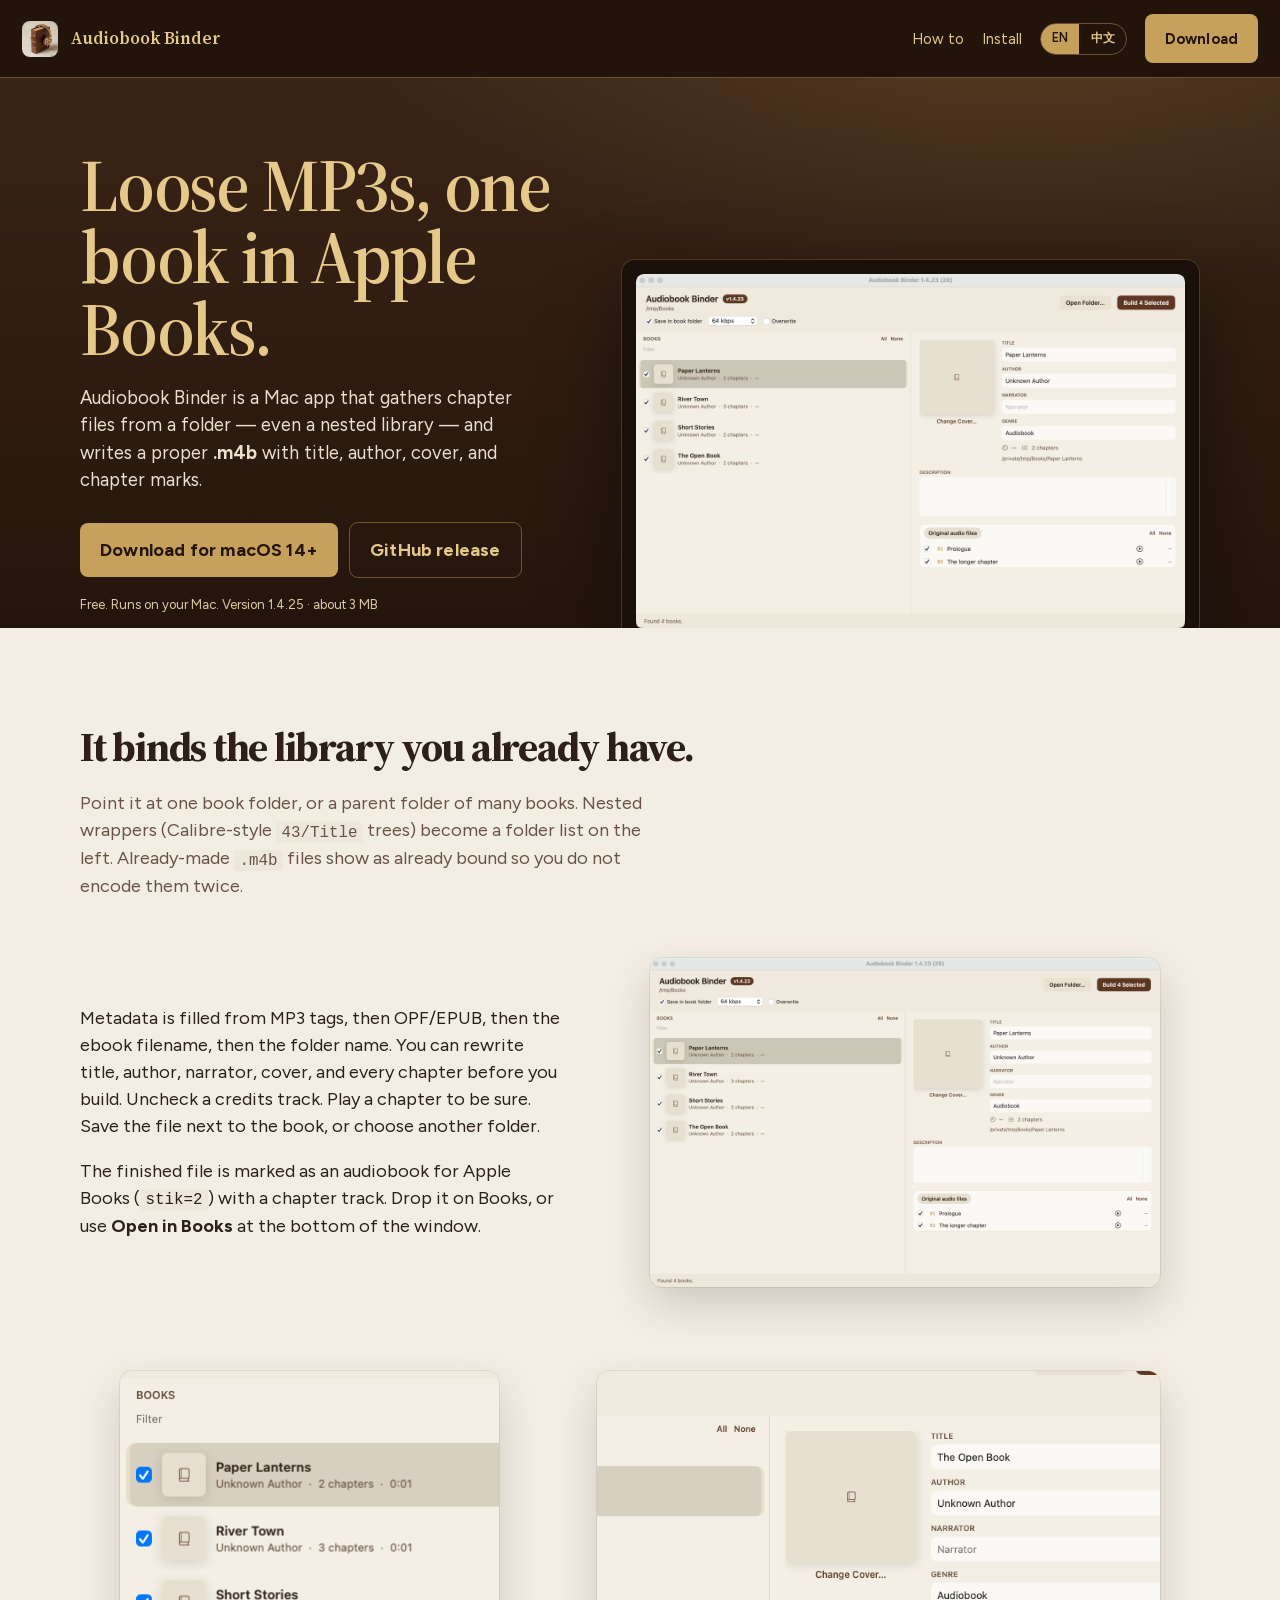
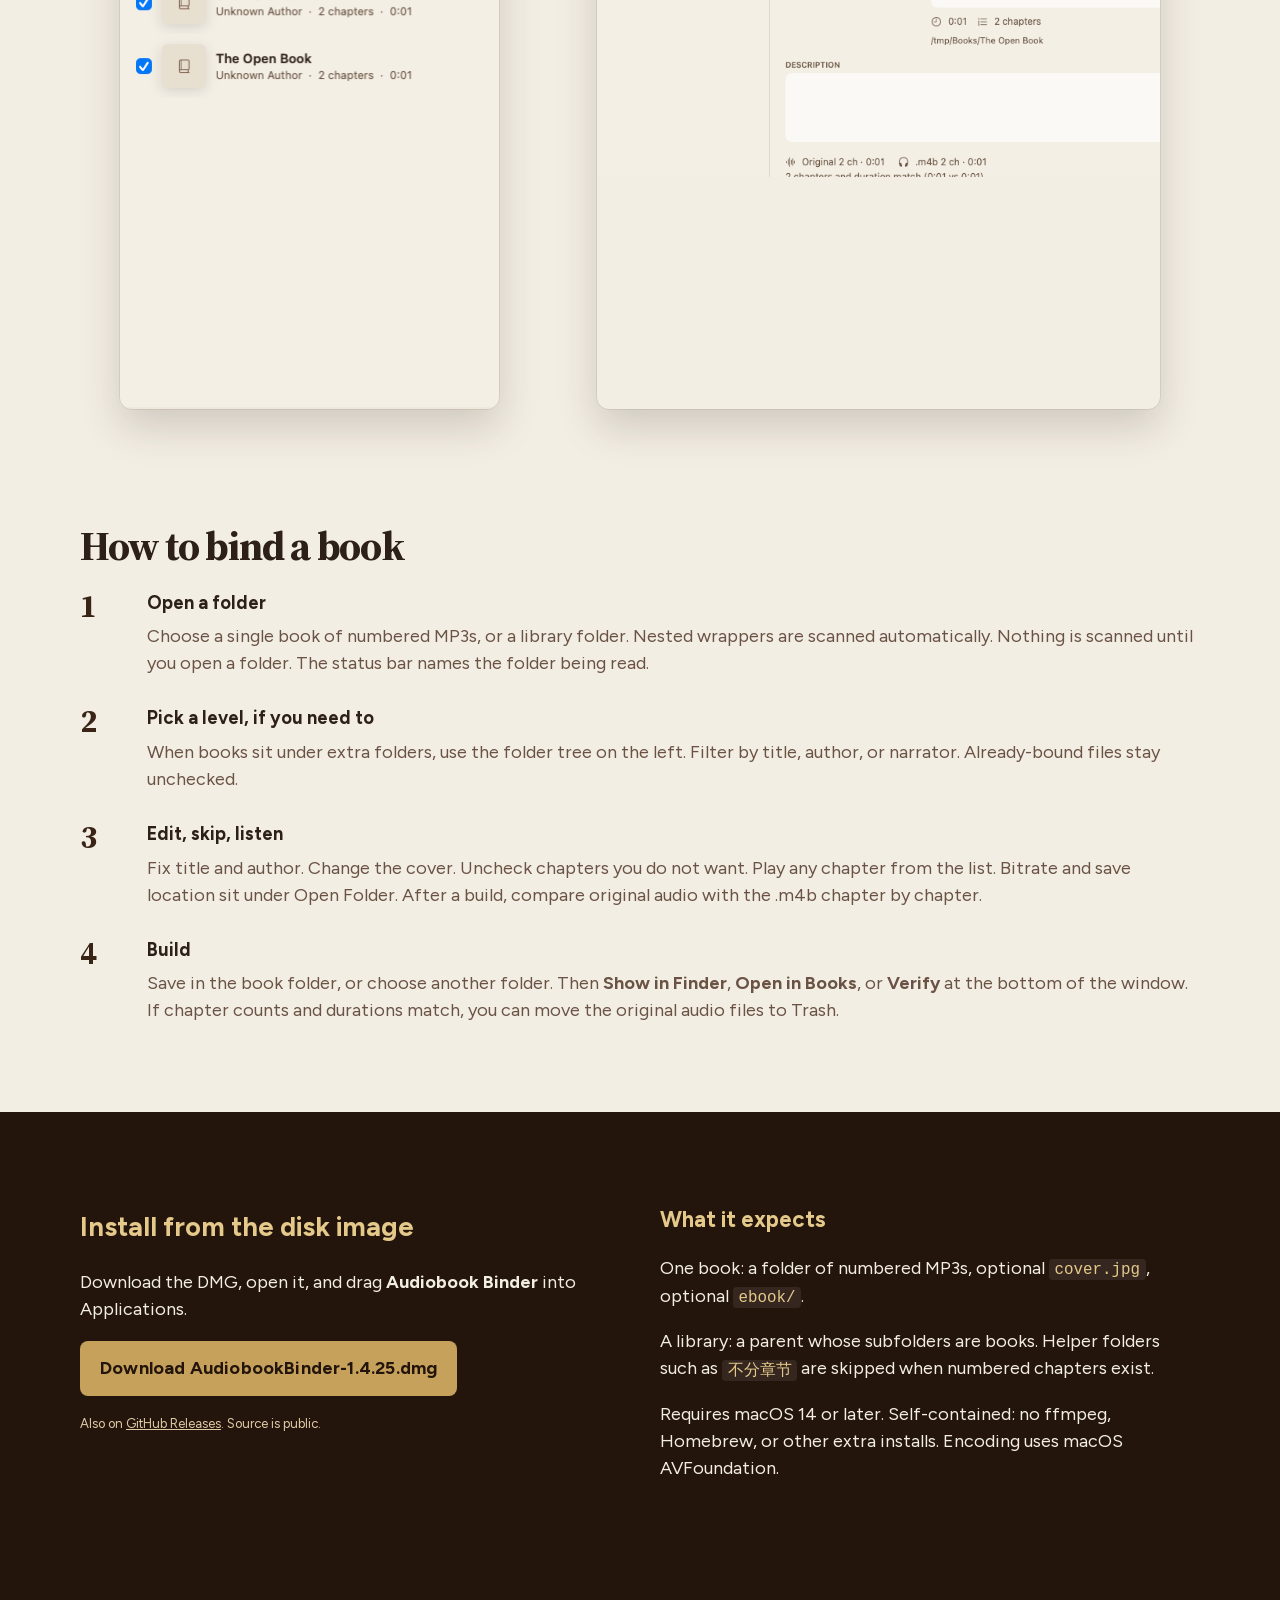
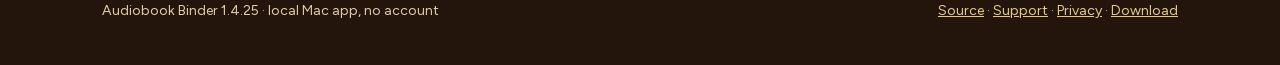
<file: site/index.html>
<!DOCTYPE html>
<html lang="en">
<head>
  <meta charset="utf-8">
  <meta name="viewport" content="width=device-width, initial-scale=1">
  <title>Audiobook Binder — MP3 chapters into Apple Books</title>
  <meta name="description" content="A macOS app that turns a folder of chapter MP3s into one Apple Books audiobook (.m4b) with title, author, cover, and chapter marks.">
  <link rel="icon" href="media/icon-256.png" type="image/png">
  <link rel="stylesheet" href="fonts.css">
  <style>
    :root {
      --leather: #3a2416;
      --leather-deep: #24150c;
      --gold: #c6a15b;
      --gold-soft: #e4c98a;
      --paper: #f3eee4;
      --paper-deep: #e6dccb;
      --ink: #2c2018;
      --ink-muted: #6a5344;
      --rule: rgba(198, 161, 91, 0.45);
    }
    * { box-sizing: border-box; }
    html { scroll-behavior: smooth; }
    body {
      margin: 0;
      color: var(--ink);
      background: var(--leather-deep);
      font-family: Figtree, system-ui, sans-serif;
      font-size: 18px;
      line-height: 1.5;
    }
    ::selection { background: var(--gold); color: var(--leather-deep); }
    a { color: inherit; }
    img, video { max-width: 100%; display: block; }
    .wrap { width: min(1120px, calc(100% - 40px)); margin-inline: auto; }
    nav {
      position: sticky; top: 0; z-index: 20;
      display: flex; align-items: center; justify-content: space-between;
      padding: 14px 22px;
      background: color-mix(in srgb, var(--leather-deep) 88%, transparent);
      backdrop-filter: blur(14px);
      border-bottom: 1px solid var(--rule);
    }
    nav .brand { display: flex; align-items: center; gap: 12px; text-decoration: none; color: var(--gold-soft); }
    nav .brand img { width: 36px; height: 36px; border-radius: 8px; }
    nav .brand span { font-family: "Source Serif 4", Georgia, serif; font-weight: 600; font-size: 1.05rem; }
    nav .links { display: flex; gap: 18px; align-items: center; font-size: 0.92rem; color: var(--gold-soft); }
    nav .links a { text-decoration: none; }
    nav .links a:hover { color: white; }
    .lang {
      display: inline-flex;
      border: 1px solid var(--rule);
      border-radius: 999px;
      overflow: hidden;
      font-size: 0.78rem;
      font-weight: 600;
      letter-spacing: 0.02em;
    }
    .lang button {
      appearance: none;
      border: 0;
      background: transparent;
      color: var(--gold-soft);
      padding: 0.35rem 0.7rem;
      cursor: pointer;
      font: inherit;
    }
    .lang button[aria-pressed="true"] {
      background: var(--gold);
      color: var(--leather-deep);
    }
    html[lang="zh-Hans"] body {
      font-family: Figtree, "PingFang SC", "Hiragino Sans GB", "Noto Sans SC", "Microsoft YaHei", sans-serif;
    }
    html[lang="zh-Hans"] h1,
    html[lang="zh-Hans"] h2,
    html[lang="zh-Hans"] h3,
    html[lang="zh-Hans"] nav .brand span,
    html[lang="zh-Hans"] ol.guide b {
      font-family: "Source Serif 4", "Songti SC", "Noto Serif SC", "STSong", serif;
    }
    html[lang="zh-Hans"] h1 { letter-spacing: 0; }
    html[lang="zh-Hans"] .lede { max-width: 28em; }
    .btn {
      display: inline-flex; align-items: center; justify-content: center;
      background: var(--gold); color: var(--leather-deep);
      text-decoration: none; font-weight: 700; letter-spacing: 0.01em;
      padding: 0.85rem 1.25rem; border-radius: 8px;
      border: 0;
    }
    .btn:hover { filter: brightness(1.06); }
    .btn.ghost {
      background: transparent; color: var(--gold-soft);
      outline: 1px solid var(--rule);
    }
    hero, .hero {
      background:
        radial-gradient(1200px 500px at 80% -10%, rgba(198,161,91,0.18), transparent 55%),
        linear-gradient(180deg, var(--leather) 0%, var(--leather-deep) 100%);
      color: var(--paper);
      padding: 72px 0 0;
      overflow: hidden;
    }
    .hero-grid {
      display: grid;
      grid-template-columns: minmax(0, 0.92fr) minmax(0, 1.08fr);
      gap: 48px;
      align-items: end;
    }
    h1 {
      font-family: "Source Serif 4", Georgia, serif;
      font-size: clamp(2.6rem, 6vw, 4.6rem);
      line-height: 0.98;
      font-weight: 600;
      letter-spacing: -0.03em;
      margin: 0 0 18px;
      color: var(--gold-soft);
    }
    .lede {
      font-size: 1.15rem;
      max-width: 38ch;
      color: color-mix(in srgb, var(--paper) 82%, var(--gold));
      margin: 0 0 28px;
    }
    .cta { display: flex; flex-wrap: wrap; gap: 12px; margin-bottom: 18px; }
    .fine { font-size: 0.82rem; color: color-mix(in srgb, var(--paper) 55%, var(--gold)); }
    .hero-frame {
      background: #1a0f09;
      border-radius: 14px 14px 0 0;
      padding: 14px 14px 0;
      box-shadow: 0 30px 80px rgba(0,0,0,0.45);
      border: 1px solid rgba(198,161,91,0.28);
      border-bottom: 0;
    }
    .hero-frame video, .hero-frame img {
      border-radius: 8px 8px 0 0;
      width: 100%;
      aspect-ratio: 1240 / 800;
      object-fit: cover;
      object-position: top left;
    }
    .paper {
      background: var(--paper);
      color: var(--ink);
      padding: 88px 0;
    }
    .paper h2 {
      font-family: "Source Serif 4", Georgia, serif;
      font-size: clamp(1.8rem, 3.4vw, 2.6rem);
      letter-spacing: -0.03em;
      margin: 0 0 12px;
    }
    .paper .intro { max-width: 52ch; color: var(--ink-muted); margin: 0 0 40px; }
    .split {
      display: grid;
      grid-template-columns: 0.9fr 1.1fr;
      gap: 48px;
      align-items: center;
    }
    .shot {
      border-radius: 12px;
      overflow: hidden;
      box-shadow: 0 18px 40px rgba(44,32,24,0.18);
      outline: 1px solid rgba(44,32,24,0.08);
    }
    ol.guide {
      list-style: none;
      padding: 0;
      margin: 0;
      display: flex;
      flex-direction: column;
      gap: 28px;
    }
    ol.guide li {
      display: grid;
      grid-template-columns: 3.2rem 1fr;
      gap: 16px;
    }
    ol.guide b {
      font-family: "Source Serif 4", Georgia, serif;
      font-size: 2rem;
      color: var(--leather);
      line-height: 1;
    }
    ol.guide h3 { margin: 0 0 6px; font-size: 1.15rem; }
    ol.guide p { margin: 0; color: var(--ink-muted); }
    .gallery {
      display: grid;
      grid-template-columns: 1fr 1.4fr;
      gap: 18px;
      margin-top: 48px;
    }
    .leather-band {
      background: var(--leather-deep);
      color: var(--paper);
      padding: 72px 0;
    }
    .leather-band h2 { color: var(--gold-soft); }
    .install {
      display: grid;
      grid-template-columns: 1fr 1fr;
      gap: 40px;
      align-items: start;
    }
    code, kbd {
      font-family: ui-monospace, SFMono-Regular, Menlo, monospace;
      font-size: 0.88em;
      background: color-mix(in srgb, var(--paper-deep) 70%, white);
      padding: 0.1em 0.35em;
      border-radius: 4px;
    }
    .leather-band code {
      background: rgba(255,255,255,0.08);
      color: var(--gold-soft);
    }
    footer {
      padding: 28px 22px 48px;
      color: color-mix(in srgb, var(--paper) 55%, var(--gold));
      font-size: 0.88rem;
      display: flex;
      justify-content: space-between;
      gap: 16px;
      flex-wrap: wrap;
    }
    footer a { color: var(--gold-soft); }
    @media (max-width: 860px) {
      .hero-grid, .split, .gallery, .install { grid-template-columns: 1fr; }
      nav .links span { display: none; }
      h1 { font-size: 2.5rem; }
      .hero { padding-top: 36px; }
    }
  </style>
</head>
<body>
  <!--
    THESIS: One bound audiobook from a pile of chapter files — refuse the SaaS feature-card landing.
    OWN-WORLD: Dark leather field, gold foil type, paper interiors, Source Serif 4 + Figtree, the real Mac window as the artifact.
    STORY: Visitor sees the app doing the job, believes it is a local Mac tool, downloads the DMG.
    FIRST VIEWPORT: Leather ground, gold title left, Download, real app video/screenshot rising from the right like a bound volume.
    FORM: Bindery catalog spread. Seed: inherited app materials (paper, leather, gold) from Audiobook Binder.
    FINISH: unreviewed and undocumented is unfinished; this build ends with the finish review, the verdict, DESIGN.md, and every shipping raster carrying its provenance
  -->
  <nav>
    <a class="brand" href="#">
      <img src="media/icon-256.png" alt="">
      <span>Audiobook Binder</span>
    </a>
    <div class="links">
      <a href="#how" data-i18n="nav.how">How to</a>
      <a href="#install" data-i18n="nav.install">Install</a>
      <div class="lang" role="group" aria-label="Language">
        <button type="button" data-lang="en" aria-pressed="true">EN</button>
        <button type="button" data-lang="zh-Hans" aria-pressed="false">中文</button>
      </div>
      <a class="btn" href="https://github.com/aitrail001/m4b/releases/download/v1.4.25/AudiobookBinder-1.4.25.dmg" data-i18n="nav.download">Download</a>
    </div>
  </nav>

  <header class="hero">
    <div class="wrap hero-grid">
      <div>
        <h1 data-i18n="hero.title">Loose MP3s, one book in Apple Books.</h1>
        <p class="lede" data-i18n-html="hero.lede">Audiobook Binder is a Mac app that gathers chapter files from a folder — even a nested library — and writes a proper <strong>.m4b</strong> with title, author, cover, and chapter marks.</p>
        <div class="cta">
          <a class="btn" href="https://github.com/aitrail001/m4b/releases/download/v1.4.25/AudiobookBinder-1.4.25.dmg" data-i18n="hero.download">Download for macOS 14+</a>
          <a class="btn ghost" href="https://github.com/aitrail001/m4b/releases/latest" data-i18n="hero.github">GitHub release</a>
        </div>
        <p class="fine" data-i18n-html="hero.fine">Free. Runs on your Mac. Version 1.4.25 · about 3&nbsp;MB</p>
      </div>
      <div class="hero-frame">
        <video autoplay muted loop playsinline poster="media/app-main.png" data-i18n-aria="hero.video">
          <source src="media/app-tour.mp4" type="video/mp4">
          <img src="media/app-main.png" data-i18n-alt="hero.shot">
        </video>
      </div>
    </div>
  </header>

  <section class="paper" id="what">
    <div class="wrap">
      <h2 data-i18n="what.title">It binds the library you already have.</h2>
      <p class="intro" data-i18n-html="what.intro">Point it at one book folder, or a parent folder of many books. Nested wrappers (Calibre-style <code>43/Title</code> trees) become a folder list on the left. Already-made <code>.m4b</code> files show as already bound so you do not encode them twice.</p>
      <div class="split">
        <div>
          <p data-i18n-html="what.p1">Metadata is filled from MP3 tags, then OPF/EPUB, then the ebook filename, then the folder name. You can rewrite title, author, narrator, cover, and every chapter before you build. Uncheck a credits track. Play a chapter to be sure. Save the file next to the book, or choose another folder.</p>
          <p data-i18n-html="what.p2">The finished file is marked as an audiobook for Apple Books (<code>stik=2</code>) with a chapter track. Drop it on Books, or use <strong>Open in Books</strong> at the bottom of the window.</p>
        </div>
        <figure class="shot">
          <img src="media/app-main.png" data-i18n-alt="what.shot">
        </figure>
      </div>
      <div class="gallery">
        <figure class="shot">
          <img src="media/app-sidebar.png" data-i18n-alt="what.sidebar">
        </figure>
        <figure class="shot">
          <video autoplay muted loop playsinline poster="media/app-editor.png">
            <source src="media/app-pan.mp4" type="video/mp4">
          </video>
        </figure>
      </div>
    </div>
  </section>

  <section class="paper" id="how" style="padding-top:0">
    <div class="wrap">
      <h2 data-i18n="how.title">How to bind a book</h2>
      <ol class="guide">
        <li>
          <b>1</b>
          <div>
            <h3 data-i18n="how.1.title">Open a folder</h3>
            <p data-i18n="how.1.body">Choose a single book of numbered MP3s, or a library folder. Nested wrappers are scanned automatically. Nothing is scanned until you open a folder. The status bar names the folder being read.</p>
          </div>
        </li>
        <li>
          <b>2</b>
          <div>
            <h3 data-i18n="how.2.title">Pick a level, if you need to</h3>
            <p data-i18n="how.2.body">When books sit under extra folders, use the folder tree on the left. Filter by title, author, or narrator. Already-bound files stay unchecked.</p>
          </div>
        </li>
        <li>
          <b>3</b>
          <div>
            <h3 data-i18n="how.3.title">Edit, skip, listen</h3>
            <p data-i18n="how.3.body">Fix title and author. Change the cover. Uncheck chapters you do not want. Play any chapter from the list. Bitrate and save location sit under Open Folder. After a build, compare original audio with the .m4b chapter by chapter.</p>
          </div>
        </li>
        <li>
          <b>4</b>
          <div>
            <h3 data-i18n="how.4.title">Build</h3>
            <p data-i18n-html="how.4.body">Save in the book folder, or choose another folder. Then <strong>Show in Finder</strong>, <strong>Open in Books</strong>, or <strong>Verify</strong> at the bottom of the window. If chapter counts and durations match, you can move the original audio files to Trash.</p>
          </div>
        </li>
      </ol>
    </div>
  </section>

  <section class="leather-band" id="install">
    <div class="wrap install">
      <div>
        <h2 data-i18n="install.title">Install from the disk image</h2>
        <p data-i18n-html="install.p1">Download the DMG, open it, and drag <strong>Audiobook Binder</strong> into Applications.</p>
        <div class="cta">
          <a class="btn" href="https://github.com/aitrail001/m4b/releases/download/v1.4.25/AudiobookBinder-1.4.25.dmg" data-i18n="install.dmg">Download AudiobookBinder-1.4.25.dmg</a>
        </div>
        <p class="fine" data-i18n-html="install.fine">Also on <a href="https://github.com/aitrail001/m4b/releases/latest">GitHub Releases</a>. Source is public.</p>
      </div>
      <div>
        <h2 style="font-size:1.4rem" data-i18n="expect.title">What it expects</h2>
        <p data-i18n-html="expect.p1">One book: a folder of numbered MP3s, optional <code>cover.jpg</code>, optional <code>ebook/</code>.</p>
        <p data-i18n-html="expect.p2">A library: a parent whose subfolders are books. Helper folders such as <code>不分章节</code> are skipped when numbered chapters exist.</p>
        <p data-i18n="expect.p3">Requires macOS 14 or later. Self-contained: no ffmpeg, Homebrew, or other extra installs. Encoding uses macOS AVFoundation.</p>
      </div>
    </div>
  </section>

  <footer class="wrap">
    <span data-i18n="footer.left">Audiobook Binder 1.4.25 · local Mac app, no account</span>
    <span><a href="https://github.com/aitrail001/m4b" data-i18n="footer.source">Source</a> · <a href="/support" data-i18n="footer.support">Support</a> · <a href="/privacy" data-i18n="footer.privacy">Privacy</a> · <a href="https://github.com/aitrail001/m4b/releases/download/v1.4.25/AudiobookBinder-1.4.25.dmg" data-i18n="nav.download">Download</a></span>
  </footer>
  <script>
    // Public download version. Keep in lockstep with GitHub Releases.
    // Change only on an explicit release. Download hrefs go to GitHub, not Pages.
    const PUBLIC_VERSION = "1.4.25";
    const copy = {
      "zh-Hans": {
        "meta.title": "Audiobook Binder — 把分章 MP3 合成 Apple Books 有声书",
        "meta.description": "一款 Mac 应用：把文件夹里的分章 MP3 合成为带书名、作者、封面和章节标记的 Apple Books 有声书（.m4b）。",
        "nav.how": "用法",
        "nav.install": "安装",
        "nav.download": "下载",
        "hero.title": "一堆 MP3，一本 Apple Books 有声书。",
        "hero.lede": "Audiobook Binder 是一款 Mac 应用，会从文件夹（包括多层书库）收集分章音频，写成带<strong>书名、作者、封面和章节</strong>的 <strong>.m4b</strong>。",
        "hero.download": "下载（macOS 14+）",
        "hero.github": "GitHub 发布页",
        "hero.fine": "免费，在本机运行。版本 {v} · 约 3&nbsp;MB",
        "hero.video": "Audiobook Binder 窗口",
        "hero.shot": "Audiobook Binder：书库列表与选中书籍封面",
        "what.title": "你现有的书库，直接拿来装订。",
        "what.intro": "指向一本有编号 MP3 的书文件夹，或包含多本书的父文件夹。嵌套包装目录（如 Calibre 的 <code>43/书名</code>）会显示在左侧文件夹树。已经生成的 <code>.m4b</code> 会标成「已是有声书」，不会重复编码。",
        "what.p1": "元数据按顺序取自：MP3 标签 → OPF/EPUB → 电子书文件名 → 文件夹名。装订前可改书名、作者、演播、封面和每一章。不想要的片尾可取消勾选，也能试听某一章。成品可保存在书文件夹旁，或另选一个文件夹。",
        "what.p2": "生成的文件会标成 Apple Books 有声书（<code>stik=2</code>），并带章节轨。拖到图书 App，或用窗口底部的「在图书中打开」。",
        "what.shot": "带封面、勾选框和元数据的书库列表",
        "what.sidebar": "带封面、时长和「已是有声书」标记的书籍列表",
        "how.title": "如何装订一本书",
        "how.1.title": "打开文件夹",
        "how.1.body": "选择一本编号 MP3 的书，或整个书库文件夹。嵌套目录会自动扫描。在你主动打开文件夹之前，应用不会扫描。扫描时状态栏会显示正在读取的目录。",
        "how.2.title": "需要时选一层目录",
        "how.2.body": "书在更深层时，用左侧文件夹树选择范围。可按书名、作者、演播筛选。已经是有声书的项目默认不勾选。",
        "how.3.title": "编辑、跳过、试听",
        "how.3.body": "改书名和作者，换封面，取消不想要的章节，并从列表试听。码率和保存位置在「打开文件夹」下方。生成后可逐章对照原始音频和 .m4b。",
        "how.4.title": "生成",
        "how.4.body": "保存在书文件夹，或另选一个文件夹。然后用窗口底部的<strong>在访达中显示</strong>、<strong>在图书中打开</strong>或<strong>校验</strong>。若章节数和时长都一致，可以把原来的音频移到废纸篓。",
        "install.title": "从磁盘映像安装",
        "install.p1": "下载 DMG，打开后把 <strong>Audiobook Binder</strong> 拖进「应用程序」。",
        "install.dmg": "下载 AudiobookBinder-{v}.dmg",
        "install.fine": "也可在 <a href=\"https://github.com/aitrail001/m4b/releases/latest\">GitHub Releases</a> 下载。源码公开。",
        "expect.title": "它需要什么样的文件夹",
        "expect.p1": "一本书：一叠编号 MP3，可选 <code>cover.jpg</code>，可选 <code>ebook/</code>。",
        "expect.p2": "一个书库：父文件夹下每本书一个子文件夹。已有编号章节时，会跳过 <code>不分章节</code> 这类辅助目录。",
        "expect.p3": "需要 macOS 14 或更高版本。独立运行：不需要 ffmpeg、Homebrew 或其他额外安装。编码使用 macOS AVFoundation。",
        "footer.left": "Audiobook Binder {v} · 本机 Mac 应用，无需账号",
        "footer.source": "源码",
        "footer.support": "支持",
        "footer.privacy": "隐私政策"
      }
    };

    function englishFromDom() {
      const t = {
        "meta.title": document.title,
        "meta.description": document.querySelector('meta[name="description"]')?.getAttribute("content") || ""
      };
      document.querySelectorAll("[data-i18n]").forEach((el) => {
        t[el.getAttribute("data-i18n")] = el.textContent;
      });
      document.querySelectorAll("[data-i18n-html]").forEach((el) => {
        t[el.getAttribute("data-i18n-html")] = el.innerHTML;
      });
      document.querySelectorAll("[data-i18n-alt]").forEach((el) => {
        t[el.getAttribute("data-i18n-alt")] = el.getAttribute("alt") || "";
      });
      document.querySelectorAll("[data-i18n-aria]").forEach((el) => {
        t[el.getAttribute("data-i18n-aria")] = el.getAttribute("aria-label") || "";
      });
      return t;
    }
    copy.en = englishFromDom();

    function withVersion(s) {
      return String(s).replaceAll("{v}", PUBLIC_VERSION);
    }

    function apply(lang) {
      const table = copy[lang] || copy.en;
      document.documentElement.lang = lang === "zh-Hans" ? "zh-Hans" : "en";
      document.title = withVersion(table["meta.title"]);
      const desc = document.querySelector('meta[name="description"]');
      if (desc) desc.setAttribute("content", withVersion(table["meta.description"]));
      document.querySelectorAll("[data-i18n]").forEach((el) => {
        const key = el.getAttribute("data-i18n");
        if (table[key] != null) el.textContent = withVersion(table[key]);
      });
      document.querySelectorAll("[data-i18n-html]").forEach((el) => {
        const key = el.getAttribute("data-i18n-html");
        if (table[key] != null) el.innerHTML = withVersion(table[key]);
      });
      document.querySelectorAll("[data-i18n-alt]").forEach((el) => {
        const key = el.getAttribute("data-i18n-alt");
        if (table[key] != null) el.setAttribute("alt", withVersion(table[key]));
      });
      document.querySelectorAll("[data-i18n-aria]").forEach((el) => {
        const key = el.getAttribute("data-i18n-aria");
        if (table[key] != null) el.setAttribute("aria-label", withVersion(table[key]));
      });
      document.querySelectorAll(".lang button").forEach((btn) => {
        btn.setAttribute("aria-pressed", btn.getAttribute("data-lang") === lang ? "true" : "false");
      });
      try { localStorage.setItem("ab-lang", lang); } catch (_) {}
      const dmg = "https://github.com/aitrail001/m4b/releases/download/v"
        + PUBLIC_VERSION + "/AudiobookBinder-" + PUBLIC_VERSION + ".dmg";
      document.querySelectorAll('a[href$=".dmg"]').forEach((a) => {
        a.setAttribute("href", dmg);
      });
    }

    function initialLang() {
      try {
        const saved = localStorage.getItem("ab-lang");
        if (saved === "zh-Hans" || saved === "en") return saved;
      } catch (_) {}
      const nav = (navigator.language || "").toLowerCase();
      return nav.startsWith("zh") ? "zh-Hans" : "en";
    }

    document.querySelectorAll(".lang button").forEach((btn) => {
      btn.addEventListener("click", () => apply(btn.getAttribute("data-lang")));
    });
    apply(initialLang());
  </script>
</body>
</html>
</file>
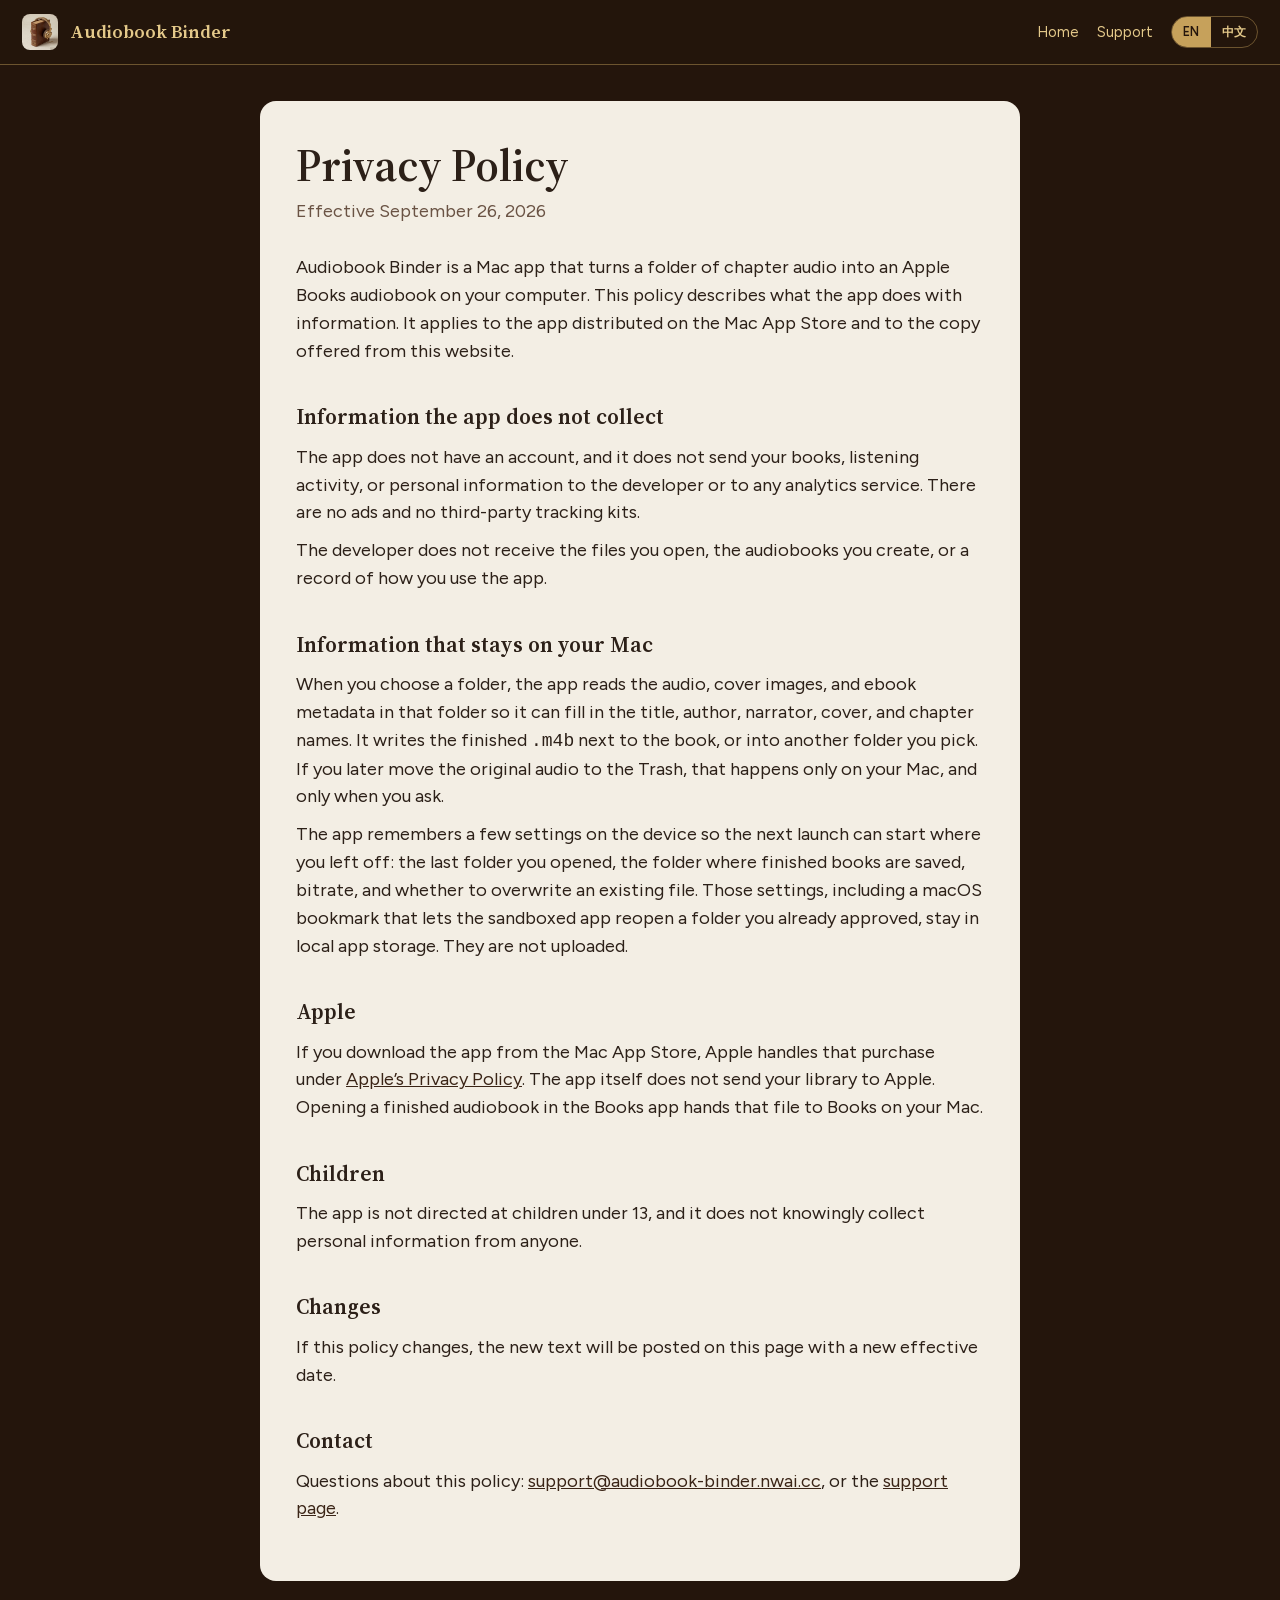
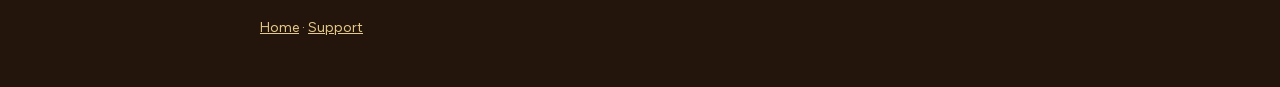
<file: site/privacy.html>
<!DOCTYPE html>
<html lang="en">
<head>
  <meta charset="utf-8">
  <meta name="viewport" content="width=device-width, initial-scale=1">
  <title>Privacy Policy — Audiobook Binder</title>
  <meta name="description" content="Audiobook Binder runs on your Mac. It does not collect, upload, or sell your books or personal information.">
  <link rel="icon" href="media/icon-256.png" type="image/png">
  <link rel="stylesheet" href="fonts.css">
  <style>
    :root {
      --leather: #3a2416;
      --leather-deep: #24150c;
      --gold: #c6a15b;
      --gold-soft: #e4c98a;
      --paper: #f3eee4;
      --paper-deep: #e6dccb;
      --ink: #2c2018;
      --ink-muted: #6a5344;
      --rule: rgba(198, 161, 91, 0.45);
    }
    * { box-sizing: border-box; }
    body {
      margin: 0;
      color: var(--ink);
      background: var(--leather-deep);
      font-family: Figtree, system-ui, sans-serif;
      font-size: 18px;
      line-height: 1.55;
    }
    a { color: inherit; }
    img { max-width: 100%; display: block; }
    nav {
      display: flex; align-items: center; justify-content: space-between;
      padding: 14px 22px;
      background: color-mix(in srgb, var(--leather-deep) 88%, transparent);
      border-bottom: 1px solid var(--rule);
    }
    nav .brand { display: flex; align-items: center; gap: 12px; text-decoration: none; color: var(--gold-soft); }
    nav .brand img { width: 36px; height: 36px; border-radius: 8px; }
    nav .brand span { font-family: "Source Serif 4", Georgia, serif; font-weight: 600; }
    nav .links { display: flex; gap: 18px; align-items: center; font-size: 0.92rem; color: var(--gold-soft); }
    nav .links a { text-decoration: none; }
    .lang { display: inline-flex; border: 1px solid var(--rule); border-radius: 999px; overflow: hidden; font-size: 0.78rem; font-weight: 600; }
    .lang button { appearance: none; border: 0; background: transparent; color: var(--gold-soft); padding: 0.35rem 0.7rem; cursor: pointer; font: inherit; }
    .lang button[aria-pressed="true"] { background: var(--gold); color: var(--leather-deep); }
    main {
      width: min(760px, calc(100% - 40px));
      margin: 36px auto 64px;
      background: var(--paper);
      color: var(--ink);
      padding: 40px 36px 48px;
      border-radius: 16px;
    }
    h1 {
      font-family: "Source Serif 4", Georgia, serif;
      font-weight: 600;
      font-size: clamp(2rem, 4vw, 2.8rem);
      line-height: 1.1;
      margin: 0 0 8px;
    }
    .updated { color: var(--ink-muted); margin: 0 0 28px; }
    h2 { font-family: "Source Serif 4", Georgia, serif; font-size: 1.35rem; font-weight: 600; margin: 1.6em 0 0.4em; }
    p, li { margin: 0.55em 0; }
    a.inline { color: var(--leather); }
    footer {
      width: min(760px, calc(100% - 40px));
      margin: -28px auto 48px;
      color: color-mix(in srgb, var(--paper) 55%, var(--gold));
      font-size: 0.88rem;
    }
    footer a { color: var(--gold-soft); }
    html[lang="zh-Hans"] body { font-family: Figtree, "PingFang SC", "Hiragino Sans GB", "Noto Sans SC", sans-serif; }
    html[lang="zh-Hans"] h1, html[lang="zh-Hans"] h2, html[lang="zh-Hans"] nav .brand span {
      font-family: "Source Serif 4", "Songti SC", "Noto Serif SC", serif;
    }
    [data-lang-block="zh-Hans"] { display: none; }
    html[lang="zh-Hans"] [data-lang-block="en"] { display: none; }
    html[lang="zh-Hans"] [data-lang-block="zh-Hans"] { display: block; }
  </style>
</head>
<body>
  <nav>
    <a class="brand" href="/">
      <img src="media/icon-256.png" alt="">
      <span>Audiobook Binder</span>
    </a>
    <div class="links">
      <a href="/" data-i18n="home">Home</a>
      <a href="/support" data-i18n="support">Support</a>
      <div class="lang" role="group" aria-label="Language">
        <button type="button" data-lang="en" aria-pressed="true">EN</button>
        <button type="button" data-lang="zh-Hans" aria-pressed="false">中文</button>
      </div>
    </div>
  </nav>
  <main>
    <div data-lang-block="en">
      <h1>Privacy Policy</h1>
      <p class="updated">Effective September 26, 2026</p>
      <p>Audiobook Binder is a Mac app that turns a folder of chapter audio into an Apple Books audiobook on your computer. This policy describes what the app does with information. It applies to the app distributed on the Mac App Store and to the copy offered from this website.</p>

      <h2>Information the app does not collect</h2>
      <p>The app does not have an account, and it does not send your books, listening activity, or personal information to the developer or to any analytics service. There are no ads and no third-party tracking kits.</p>
      <p>The developer does not receive the files you open, the audiobooks you create, or a record of how you use the app.</p>

      <h2>Information that stays on your Mac</h2>
      <p>When you choose a folder, the app reads the audio, cover images, and ebook metadata in that folder so it can fill in the title, author, narrator, cover, and chapter names. It writes the finished <code>.m4b</code> next to the book, or into another folder you pick. If you later move the original audio to the Trash, that happens only on your Mac, and only when you ask.</p>
      <p>The app remembers a few settings on the device so the next launch can start where you left off: the last folder you opened, the folder where finished books are saved, bitrate, and whether to overwrite an existing file. Those settings, including a macOS bookmark that lets the sandboxed app reopen a folder you already approved, stay in local app storage. They are not uploaded.</p>

      <h2>Apple</h2>
      <p>If you download the app from the Mac App Store, Apple handles that purchase under <a class="inline" href="https://www.apple.com/legal/privacy/">Apple’s Privacy Policy</a>. The app itself does not send your library to Apple. Opening a finished audiobook in the Books app hands that file to Books on your Mac.</p>

      <h2>Children</h2>
      <p>The app is not directed at children under 13, and it does not knowingly collect personal information from anyone.</p>

      <h2>Changes</h2>
      <p>If this policy changes, the new text will be posted on this page with a new effective date.</p>

      <h2>Contact</h2>
      <p>Questions about this policy: <a class="inline" href="mailto:support@audiobook-binder.nwai.cc">support@audiobook-binder.nwai.cc</a>, or the <a class="inline" href="/support">support page</a>.</p>
    </div>
    <div data-lang-block="zh-Hans">
      <h1>隐私政策</h1>
      <p class="updated">生效日期：2026 年 9 月 26 日</p>
      <p>Audiobook Binder 是一款在你的 Mac 上把分章音频装订成 Apple Books 有声书的应用。本政策说明应用如何处理信息，适用于 Mac App Store 版本和本网站提供的版本。</p>

      <h2>应用不收集的信息</h2>
      <p>应用没有账号，也不会把你的书籍、收听记录或个人信息发送给开发者或任何分析服务。没有广告，也没有第三方追踪组件。</p>
      <p>开发者收不到你打开的文件、生成的有声书，也没有你如何使用应用的记录。</p>

      <h2>留在你 Mac 上的信息</h2>
      <p>你选择文件夹后，应用会读取其中的音频、封面和电子书元数据，用来填写书名、作者、演播、封面和章节名。成品 <code>.m4b</code> 写在书文件夹旁，或写到你另选的文件夹。只有在你要求时，才会把原来的音频移到废纸篓，并且只发生在这台 Mac 上。</p>
      <p>应用会在本机记住少量设置，方便下次从上次停下的地方继续：上次打开的文件夹、成品保存位置、码率，以及是否覆盖已有文件。这些设置，包括让沙盒应用重新打开你已授权文件夹的 macOS 书签，都保存在本机，不会上传。</p>

      <h2>Apple</h2>
      <p>如果你从 Mac App Store 下载应用，购买由 Apple 按其<a class="inline" href="https://www.apple.com/legal/privacy/">隐私政策</a>处理。应用本身不会把你的书库发给 Apple。在“图书”中打开成品，只是把该文件交给这台 Mac 上的图书应用。</p>

      <h2>儿童</h2>
      <p>本应用不以 13 岁以下儿童为对象，也不会故意收集任何人的个人信息。</p>

      <h2>变更</h2>
      <p>如果本政策有变更，新文本会公布在本页，并更新生效日期。</p>

      <h2>联系</h2>
      <p>有关本政策的问题：<a class="inline" href="mailto:support@audiobook-binder.nwai.cc">support@audiobook-binder.nwai.cc</a>，或<a class="inline" href="/support">支持页面</a>。</p>
    </div>
  </main>
  <footer>
    <a href="/" data-i18n="home">Home</a>
    · <a href="/support" data-i18n="support">Support</a>
  </footer>
  <script>
    const saved = localStorage.getItem("ab-lang") || "en";
    function apply(lang) {
      document.documentElement.lang = lang === "zh-Hans" ? "zh-Hans" : "en";
      document.querySelectorAll("[data-lang]").forEach((btn) => {
        btn.setAttribute("aria-pressed", btn.getAttribute("data-lang") === document.documentElement.lang ? "true" : "false");
      });
      const zh = document.documentElement.lang === "zh-Hans";
      const labels = { home: zh ? "首页" : "Home", support: zh ? "支持" : "Support" };
      document.querySelectorAll("[data-i18n]").forEach((el) => {
        const key = el.getAttribute("data-i18n");
        if (labels[key]) el.textContent = labels[key];
      });
      localStorage.setItem("ab-lang", document.documentElement.lang);
    }
    document.querySelectorAll("[data-lang]").forEach((btn) => {
      btn.addEventListener("click", () => apply(btn.getAttribute("data-lang")));
    });
    apply(saved);
  </script>
</body>
</html>
</file>
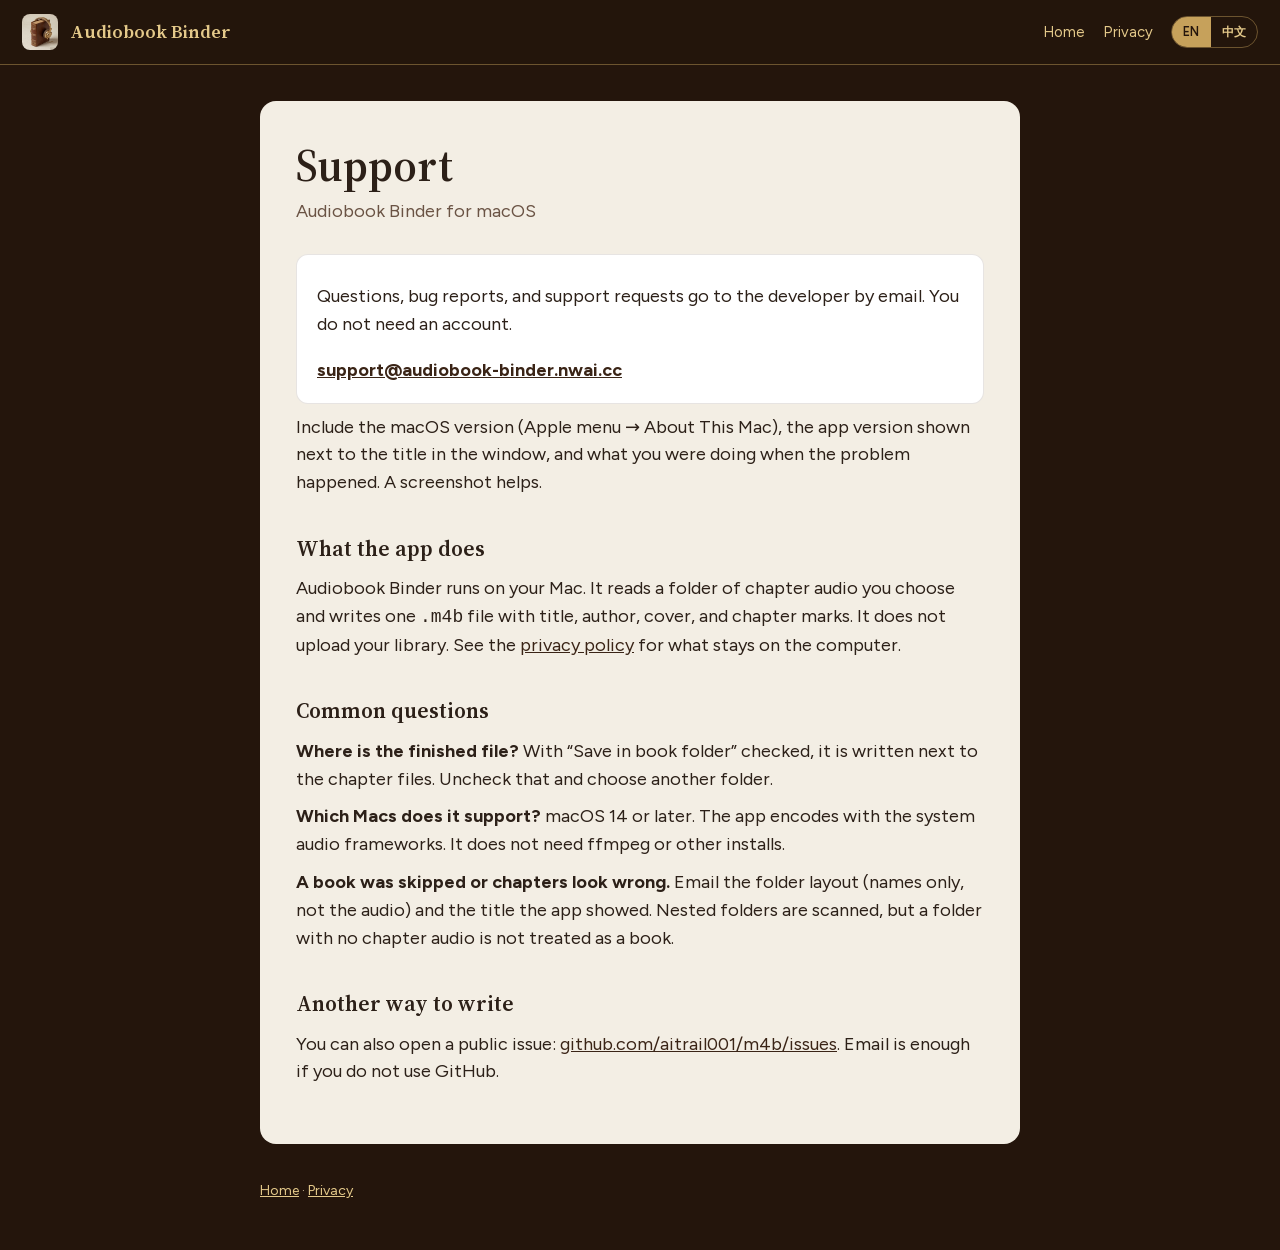
<file: site/support.html>
<!DOCTYPE html>
<html lang="en">
<head>
  <meta charset="utf-8">
  <meta name="viewport" content="width=device-width, initial-scale=1">
  <title>Support — Audiobook Binder</title>
  <meta name="description" content="Ask a question or request support for Audiobook Binder. Email the developer or open a GitHub issue.">
  <link rel="icon" href="media/icon-256.png" type="image/png">
  <link rel="stylesheet" href="fonts.css">
  <style>
    :root {
      --leather: #3a2416;
      --leather-deep: #24150c;
      --gold: #c6a15b;
      --gold-soft: #e4c98a;
      --paper: #f3eee4;
      --ink: #2c2018;
      --ink-muted: #6a5344;
      --rule: rgba(198, 161, 91, 0.45);
    }
    * { box-sizing: border-box; }
    body {
      margin: 0;
      color: var(--ink);
      background: var(--leather-deep);
      font-family: Figtree, system-ui, sans-serif;
      font-size: 18px;
      line-height: 1.55;
    }
    a { color: inherit; }
    img { max-width: 100%; display: block; }
    nav {
      display: flex; align-items: center; justify-content: space-between;
      padding: 14px 22px;
      background: color-mix(in srgb, var(--leather-deep) 88%, transparent);
      border-bottom: 1px solid var(--rule);
    }
    nav .brand { display: flex; align-items: center; gap: 12px; text-decoration: none; color: var(--gold-soft); }
    nav .brand img { width: 36px; height: 36px; border-radius: 8px; }
    nav .brand span { font-family: "Source Serif 4", Georgia, serif; font-weight: 600; }
    nav .links { display: flex; gap: 18px; align-items: center; font-size: 0.92rem; color: var(--gold-soft); }
    nav .links a { text-decoration: none; }
    .lang { display: inline-flex; border: 1px solid var(--rule); border-radius: 999px; overflow: hidden; font-size: 0.78rem; font-weight: 600; }
    .lang button { appearance: none; border: 0; background: transparent; color: var(--gold-soft); padding: 0.35rem 0.7rem; cursor: pointer; font: inherit; }
    .lang button[aria-pressed="true"] { background: var(--gold); color: var(--leather-deep); }
    main {
      width: min(760px, calc(100% - 40px));
      margin: 36px auto 64px;
      background: var(--paper);
      color: var(--ink);
      padding: 40px 36px 48px;
      border-radius: 16px;
    }
    h1 {
      font-family: "Source Serif 4", Georgia, serif;
      font-weight: 600;
      font-size: clamp(2rem, 4vw, 2.8rem);
      line-height: 1.1;
      margin: 0 0 8px;
    }
    .updated { color: var(--ink-muted); margin: 0 0 28px; }
    h2 { font-family: "Source Serif 4", Georgia, serif; font-size: 1.35rem; font-weight: 600; margin: 1.6em 0 0.4em; }
    p, li { margin: 0.55em 0; }
    a.inline { color: var(--leather); }
    .ask {
      margin: 0 0 8px;
      padding: 18px 20px;
      background: white;
      border-radius: 12px;
      border: 1px solid rgba(58, 36, 22, 0.12);
    }
    .ask a.mail {
      display: inline-block;
      margin-top: 8px;
      font-weight: 700;
      color: var(--leather);
    }
    footer {
      width: min(760px, calc(100% - 40px));
      margin: -28px auto 48px;
      color: color-mix(in srgb, var(--paper) 55%, var(--gold));
      font-size: 0.88rem;
    }
    footer a { color: var(--gold-soft); }
    html[lang="zh-Hans"] body { font-family: Figtree, "PingFang SC", "Hiragino Sans GB", "Noto Sans SC", sans-serif; }
    html[lang="zh-Hans"] h1, html[lang="zh-Hans"] h2, html[lang="zh-Hans"] nav .brand span {
      font-family: "Source Serif 4", "Songti SC", "Noto Serif SC", serif;
    }
    [data-lang-block="zh-Hans"] { display: none; }
    html[lang="zh-Hans"] [data-lang-block="en"] { display: none; }
    html[lang="zh-Hans"] [data-lang-block="zh-Hans"] { display: block; }
  </style>
</head>
<body>
  <nav>
    <a class="brand" href="/">
      <img src="media/icon-256.png" alt="">
      <span>Audiobook Binder</span>
    </a>
    <div class="links">
      <a href="/" data-i18n="home">Home</a>
      <a href="/privacy" data-i18n="privacy">Privacy</a>
      <div class="lang" role="group" aria-label="Language">
        <button type="button" data-lang="en" aria-pressed="true">EN</button>
        <button type="button" data-lang="zh-Hans" aria-pressed="false">中文</button>
      </div>
    </div>
  </nav>
  <main>
    <div data-lang-block="en">
      <h1>Support</h1>
      <p class="updated">Audiobook Binder for macOS</p>
      <div class="ask">
        <p>Questions, bug reports, and support requests go to the developer by email. You do not need an account.</p>
        <a class="mail" href="mailto:support@audiobook-binder.nwai.cc?subject=Audiobook%20Binder%20support">support@audiobook-binder.nwai.cc</a>
      </div>
      <p>Include the macOS version (Apple menu → About This Mac), the app version shown next to the title in the window, and what you were doing when the problem happened. A screenshot helps.</p>

      <h2>What the app does</h2>
      <p>Audiobook Binder runs on your Mac. It reads a folder of chapter audio you choose and writes one <code>.m4b</code> file with title, author, cover, and chapter marks. It does not upload your library. See the <a class="inline" href="/privacy">privacy policy</a> for what stays on the computer.</p>

      <h2>Common questions</h2>
      <p><strong>Where is the finished file?</strong> With “Save in book folder” checked, it is written next to the chapter files. Uncheck that and choose another folder.</p>
      <p><strong>Which Macs does it support?</strong> macOS 14 or later. The app encodes with the system audio frameworks. It does not need ffmpeg or other installs.</p>
      <p><strong>A book was skipped or chapters look wrong.</strong> Email the folder layout (names only, not the audio) and the title the app showed. Nested folders are scanned, but a folder with no chapter audio is not treated as a book.</p>

      <h2>Another way to write</h2>
      <p>You can also open a public issue: <a class="inline" href="https://github.com/aitrail001/m4b/issues">github.com/aitrail001/m4b/issues</a>. Email is enough if you do not use GitHub.</p>
    </div>
    <div data-lang-block="zh-Hans">
      <h1>支持</h1>
      <p class="updated">适用于 macOS 的 Audiobook Binder</p>
      <div class="ask">
        <p>提问、错误报告和支持请求请发邮件给开发者。不需要注册账号。</p>
        <a class="mail" href="mailto:support@audiobook-binder.nwai.cc?subject=Audiobook%20Binder%20support">support@audiobook-binder.nwai.cc</a>
      </div>
      <p>请写上 macOS 版本（苹果菜单 → 关于本机）、窗口标题旁显示的应用版本，以及出问题时你在做什么。截图会有帮助。</p>

      <h2>这个应用做什么</h2>
      <p>Audiobook Binder 在你的 Mac 上运行。它读取你选择的分章音频文件夹，写成一个带书名、作者、封面和章节标记的 <code>.m4b</code>。它不会上传你的书库。哪些信息留在本机，见<a class="inline" href="/privacy">隐私政策</a>。</p>

      <h2>常见问题</h2>
      <p><strong>成品在哪里？</strong> 勾选「保存在书文件夹」时，文件写在分章音频旁边。取消勾选后，请另选一个文件夹。</p>
      <p><strong>支持哪些 Mac？</strong> macOS 14 或更高版本。编码使用系统自带的音频框架，不需要 ffmpeg 或其他安装。</p>
      <p><strong>一本书被跳过，或章节看起来不对。</strong> 请发邮件说明文件夹结构（只要名称，不要发音频）以及应用显示的书名。嵌套文件夹会扫描，但没有分章音频的文件夹不会当成一本书。</p>

      <h2>其他联系方式</h2>
      <p>也可以开一个公开 issue：<a class="inline" href="https://github.com/aitrail001/m4b/issues">github.com/aitrail001/m4b/issues</a>。不用 GitHub 时，发邮件即可。</p>
    </div>
  </main>
  <footer>
    <a href="/" data-i18n="home">Home</a>
    · <a href="/privacy" data-i18n="privacy">Privacy</a>
  </footer>
  <script>
    const saved = localStorage.getItem("ab-lang") || "en";
    function apply(lang) {
      document.documentElement.lang = lang === "zh-Hans" ? "zh-Hans" : "en";
      document.querySelectorAll("[data-lang]").forEach((btn) => {
        btn.setAttribute("aria-pressed", btn.getAttribute("data-lang") === document.documentElement.lang ? "true" : "false");
      });
      const zh = document.documentElement.lang === "zh-Hans";
      const labels = { home: zh ? "首页" : "Home", privacy: zh ? "隐私政策" : "Privacy" };
      document.querySelectorAll("[data-i18n]").forEach((el) => {
        const key = el.getAttribute("data-i18n");
        if (labels[key]) el.textContent = labels[key];
      });
      localStorage.setItem("ab-lang", document.documentElement.lang);
    }
    document.querySelectorAll("[data-lang]").forEach((btn) => {
      btn.addEventListener("click", () => apply(btn.getAttribute("data-lang")));
    });
    apply(saved);
  </script>
</body>
</html>
</file>
<file: site/fonts.css>
/* latin-ext */
@font-face {
  font-family: 'Figtree';
  font-style: normal;
  font-weight: 400;
  font-display: swap;
  src: url(./fonts/f1.woff2) format('woff2');
  unicode-range: U+0100-02BA, U+02BD-02C5, U+02C7-02CC, U+02CE-02D7, U+02DD-02FF, U+0304, U+0308, U+0329, U+1D00-1DBF, U+1E00-1E9F, U+1EF2-1EFF, U+2020, U+20A0-20AB, U+20AD-20C0, U+2113, U+2C60-2C7F, U+A720-A7FF;
}
/* latin */
@font-face {
  font-family: 'Figtree';
  font-style: normal;
  font-weight: 400;
  font-display: swap;
  src: url(./fonts/f2.woff2) format('woff2');
  unicode-range: U+0000-00FF, U+0131, U+0152-0153, U+02BB-02BC, U+02C6, U+02DA, U+02DC, U+0304, U+0308, U+0329, U+2000-206F, U+20AC, U+2122, U+2191, U+2193, U+2212, U+2215, U+FEFF, U+FFFD;
}
/* latin-ext */
@font-face {
  font-family: 'Figtree';
  font-style: normal;
  font-weight: 500;
  font-display: swap;
  src: url(./fonts/f1.woff2) format('woff2');
  unicode-range: U+0100-02BA, U+02BD-02C5, U+02C7-02CC, U+02CE-02D7, U+02DD-02FF, U+0304, U+0308, U+0329, U+1D00-1DBF, U+1E00-1E9F, U+1EF2-1EFF, U+2020, U+20A0-20AB, U+20AD-20C0, U+2113, U+2C60-2C7F, U+A720-A7FF;
}
/* latin */
@font-face {
  font-family: 'Figtree';
  font-style: normal;
  font-weight: 500;
  font-display: swap;
  src: url(./fonts/f2.woff2) format('woff2');
  unicode-range: U+0000-00FF, U+0131, U+0152-0153, U+02BB-02BC, U+02C6, U+02DA, U+02DC, U+0304, U+0308, U+0329, U+2000-206F, U+20AC, U+2122, U+2191, U+2193, U+2212, U+2215, U+FEFF, U+FFFD;
}
/* latin-ext */
@font-face {
  font-family: 'Figtree';
  font-style: normal;
  font-weight: 600;
  font-display: swap;
  src: url(./fonts/f1.woff2) format('woff2');
  unicode-range: U+0100-02BA, U+02BD-02C5, U+02C7-02CC, U+02CE-02D7, U+02DD-02FF, U+0304, U+0308, U+0329, U+1D00-1DBF, U+1E00-1E9F, U+1EF2-1EFF, U+2020, U+20A0-20AB, U+20AD-20C0, U+2113, U+2C60-2C7F, U+A720-A7FF;
}
/* latin */
@font-face {
  font-family: 'Figtree';
  font-style: normal;
  font-weight: 600;
  font-display: swap;
  src: url(./fonts/f2.woff2) format('woff2');
  unicode-range: U+0000-00FF, U+0131, U+0152-0153, U+02BB-02BC, U+02C6, U+02DA, U+02DC, U+0304, U+0308, U+0329, U+2000-206F, U+20AC, U+2122, U+2191, U+2193, U+2212, U+2215, U+FEFF, U+FFFD;
}
/* latin-ext */
@font-face {
  font-family: 'Figtree';
  font-style: normal;
  font-weight: 700;
  font-display: swap;
  src: url(./fonts/f1.woff2) format('woff2');
  unicode-range: U+0100-02BA, U+02BD-02C5, U+02C7-02CC, U+02CE-02D7, U+02DD-02FF, U+0304, U+0308, U+0329, U+1D00-1DBF, U+1E00-1E9F, U+1EF2-1EFF, U+2020, U+20A0-20AB, U+20AD-20C0, U+2113, U+2C60-2C7F, U+A720-A7FF;
}
/* latin */
@font-face {
  font-family: 'Figtree';
  font-style: normal;
  font-weight: 700;
  font-display: swap;
  src: url(./fonts/f2.woff2) format('woff2');
  unicode-range: U+0000-00FF, U+0131, U+0152-0153, U+02BB-02BC, U+02C6, U+02DA, U+02DC, U+0304, U+0308, U+0329, U+2000-206F, U+20AC, U+2122, U+2191, U+2193, U+2212, U+2215, U+FEFF, U+FFFD;
}
/* cyrillic-ext */
@font-face {
  font-family: 'Source Serif 4';
  font-style: normal;
  font-weight: 600;
  font-display: swap;
  src: url(./fonts/f3.woff2) format('woff2');
  unicode-range: U+0460-052F, U+1C80-1C8A, U+20B4, U+2DE0-2DFF, U+A640-A69F, U+FE2E-FE2F;
}
/* cyrillic */
@font-face {
  font-family: 'Source Serif 4';
  font-style: normal;
  font-weight: 600;
  font-display: swap;
  src: url(./fonts/f4.woff2) format('woff2');
  unicode-range: U+0301, U+0400-045F, U+0490-0491, U+04B0-04B1, U+2116;
}
/* greek */
@font-face {
  font-family: 'Source Serif 4';
  font-style: normal;
  font-weight: 600;
  font-display: swap;
  src: url(./fonts/f5.woff2) format('woff2');
  unicode-range: U+0370-0377, U+037A-037F, U+0384-038A, U+038C, U+038E-03A1, U+03A3-03FF;
}
/* vietnamese */
@font-face {
  font-family: 'Source Serif 4';
  font-style: normal;
  font-weight: 600;
  font-display: swap;
  src: url(./fonts/f6.woff2) format('woff2');
  unicode-range: U+0102-0103, U+0110-0111, U+0128-0129, U+0168-0169, U+01A0-01A1, U+01AF-01B0, U+0300-0301, U+0303-0304, U+0308-0309, U+0323, U+0329, U+1EA0-1EF9, U+20AB;
}
/* latin-ext */
@font-face {
  font-family: 'Source Serif 4';
  font-style: normal;
  font-weight: 600;
  font-display: swap;
  src: url(./fonts/f7.woff2) format('woff2');
  unicode-range: U+0100-02BA, U+02BD-02C5, U+02C7-02CC, U+02CE-02D7, U+02DD-02FF, U+0304, U+0308, U+0329, U+1D00-1DBF, U+1E00-1E9F, U+1EF2-1EFF, U+2020, U+20A0-20AB, U+20AD-20C0, U+2113, U+2C60-2C7F, U+A720-A7FF;
}
/* latin */
@font-face {
  font-family: 'Source Serif 4';
  font-style: normal;
  font-weight: 600;
  font-display: swap;
  src: url(./fonts/f8.woff2) format('woff2');
  unicode-range: U+0000-00FF, U+0131, U+0152-0153, U+02BB-02BC, U+02C6, U+02DA, U+02DC, U+0304, U+0308, U+0329, U+2000-206F, U+20AC, U+2122, U+2191, U+2193, U+2212, U+2215, U+FEFF, U+FFFD;
}
/* cyrillic-ext */
@font-face {
  font-family: 'Source Serif 4';
  font-style: normal;
  font-weight: 700;
  font-display: swap;
  src: url(./fonts/f3.woff2) format('woff2');
  unicode-range: U+0460-052F, U+1C80-1C8A, U+20B4, U+2DE0-2DFF, U+A640-A69F, U+FE2E-FE2F;
}
/* cyrillic */
@font-face {
  font-family: 'Source Serif 4';
  font-style: normal;
  font-weight: 700;
  font-display: swap;
  src: url(./fonts/f4.woff2) format('woff2');
  unicode-range: U+0301, U+0400-045F, U+0490-0491, U+04B0-04B1, U+2116;
}
/* greek */
@font-face {
  font-family: 'Source Serif 4';
  font-style: normal;
  font-weight: 700;
  font-display: swap;
  src: url(./fonts/f5.woff2) format('woff2');
  unicode-range: U+0370-0377, U+037A-037F, U+0384-038A, U+038C, U+038E-03A1, U+03A3-03FF;
}
/* vietnamese */
@font-face {
  font-family: 'Source Serif 4';
  font-style: normal;
  font-weight: 700;
  font-display: swap;
  src: url(./fonts/f6.woff2) format('woff2');
  unicode-range: U+0102-0103, U+0110-0111, U+0128-0129, U+0168-0169, U+01A0-01A1, U+01AF-01B0, U+0300-0301, U+0303-0304, U+0308-0309, U+0323, U+0329, U+1EA0-1EF9, U+20AB;
}
/* latin-ext */
@font-face {
  font-family: 'Source Serif 4';
  font-style: normal;
  font-weight: 700;
  font-display: swap;
  src: url(./fonts/f7.woff2) format('woff2');
  unicode-range: U+0100-02BA, U+02BD-02C5, U+02C7-02CC, U+02CE-02D7, U+02DD-02FF, U+0304, U+0308, U+0329, U+1D00-1DBF, U+1E00-1E9F, U+1EF2-1EFF, U+2020, U+20A0-20AB, U+20AD-20C0, U+2113, U+2C60-2C7F, U+A720-A7FF;
}
/* latin */
@font-face {
  font-family: 'Source Serif 4';
  font-style: normal;
  font-weight: 700;
  font-display: swap;
  src: url(./fonts/f8.woff2) format('woff2');
  unicode-range: U+0000-00FF, U+0131, U+0152-0153, U+02BB-02BC, U+02C6, U+02DA, U+02DC, U+0304, U+0308, U+0329, U+2000-206F, U+20AC, U+2122, U+2191, U+2193, U+2212, U+2215, U+FEFF, U+FFFD;
}
</file>
